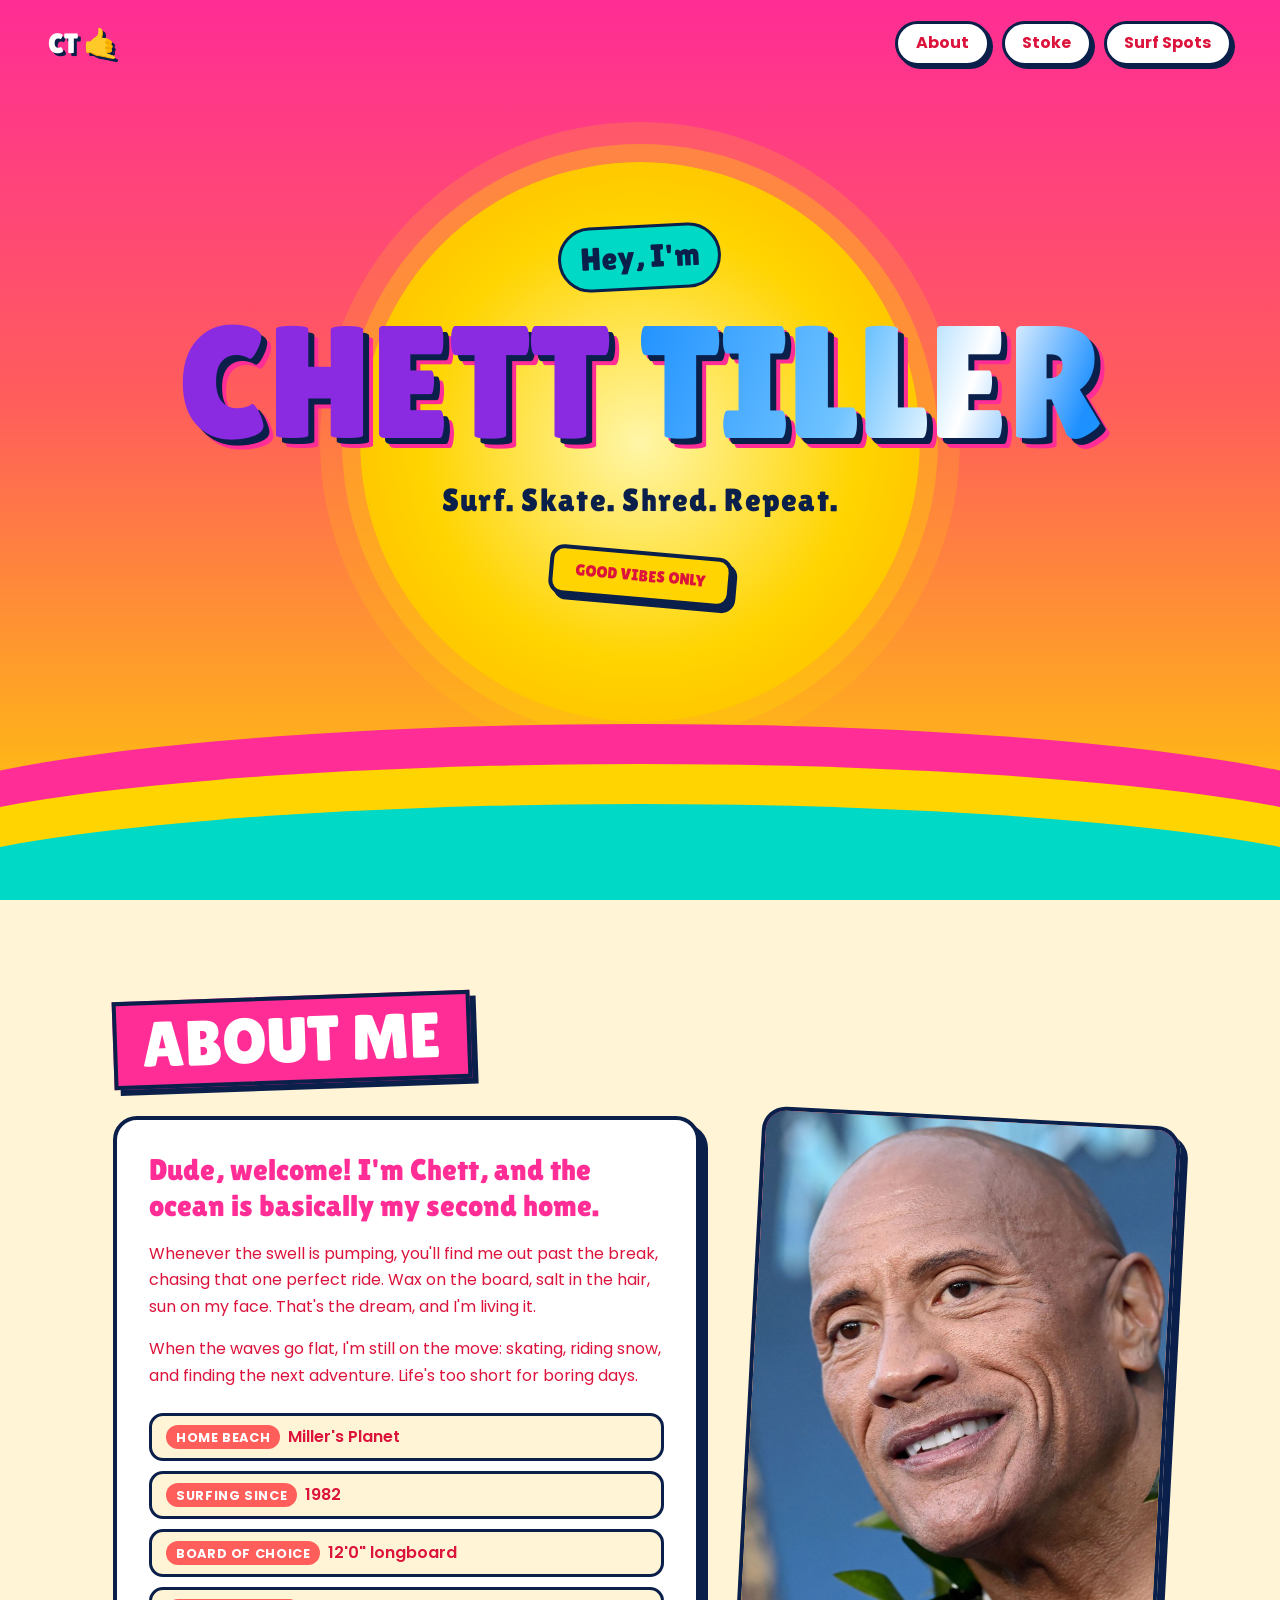
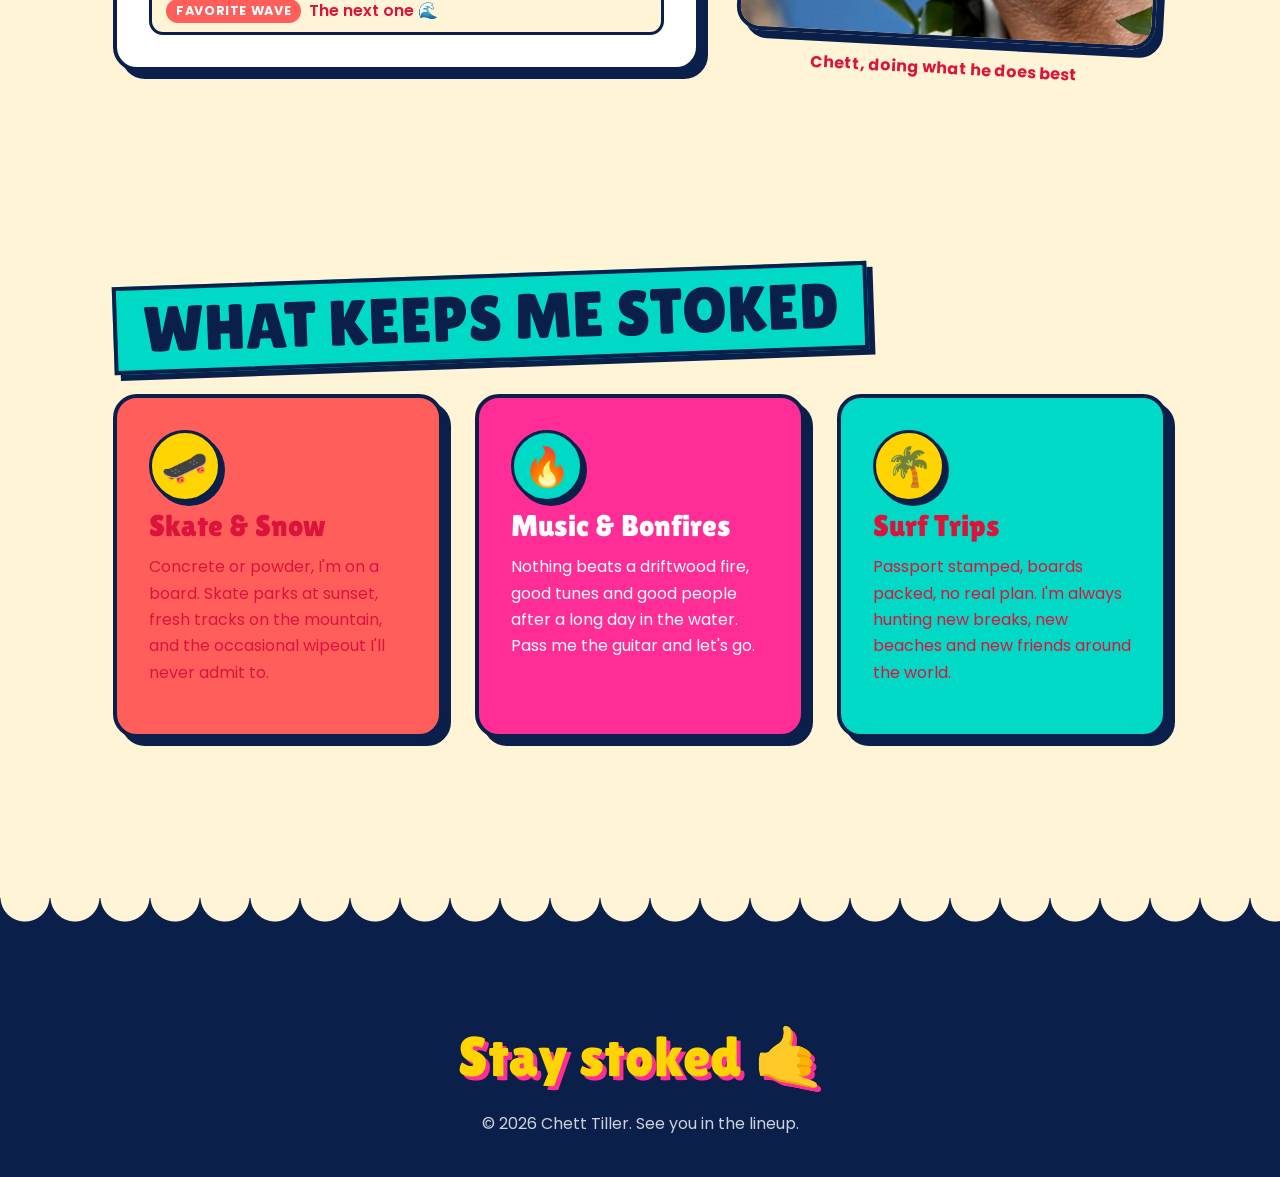
<file: index.html>
<!DOCTYPE html>
<html lang="en">
<head>
  <meta charset="UTF-8">
  <meta name="viewport" content="width=device-width, initial-scale=1">
  <title>Chett Tiller | Surf. Skate. Shred.</title>
  <meta name="description" content="Chett Tiller's personal profile: surfer, skater, snowboarder and full-time stoke collector.">
  <link rel="icon" href="favicon.ico" sizes="any">
  <link rel="icon" type="image/png" href="images/favicon.png">
  <link rel="preconnect" href="https://fonts.googleapis.com">
  <link rel="preconnect" href="https://fonts.gstatic.com" crossorigin>
  <link href="https://fonts.googleapis.com/css2?family=Lilita+One&family=Poppins:wght@400;600;700&display=swap" rel="stylesheet">
  <link rel="stylesheet" href="styles.css">
</head>
<body>

  <header class="hero">
    <nav class="nav" aria-label="Main">
      <a class="nav__logo" href="#top">CT 🤙</a>
      <ul class="nav__links">
        <li><a href="#about">About</a></li>
        <li><a href="#interests">Stoke</a></li>
        <li><a href="surf-spots.html">Surf Spots</a></li>
      </ul>
    </nav>

    <div class="hero__sun" aria-hidden="true"></div>

    <div class="hero__content" id="top">
      <p class="hero__hello">Hey, I'm</p>
      <h1 class="hero__title">Chett <span>Tiller</span></h1>
      <p class="hero__tagline">Surf. Skate. Shred. Repeat.</p>
      <span class="sticker" aria-hidden="true">Good vibes only</span>
    </div>

    <div class="waves" aria-hidden="true">
      <div class="wave wave--pink"></div>
      <div class="wave wave--yellow"></div>
      <div class="wave wave--turquoise"></div>
    </div>
  </header>

  <main>
    <section class="section about" id="about">
      <h2 class="section__title">About Me</h2>

      <div class="about__grid">
        <div class="card about__card">
          <p class="lead">Dude, welcome! I'm Chett, and the ocean is basically my second home.</p>
          <p>Whenever the swell is pumping, you'll find me out past the break, chasing that one perfect ride. Wax on the board, salt in the hair, sun on my face. That's the dream, and I'm living it.</p>
          <p>When the waves go flat, I'm still on the move: skating, riding snow, and finding the next adventure. Life's too short for boring days.</p>

          <ul class="facts">
            <li><span class="facts__label">Home beach</span> <span class="facts__value">Miller's Planet</span></li>
            <li><span class="facts__label">Surfing since</span> <span class="facts__value">1982</span></li>
            <li><span class="facts__label">Board of choice</span> <span class="facts__value">12'0" longboard</span></li>
            <li><span class="facts__label">Favorite wave</span> <span class="facts__value">The next one 🌊</span></li>
          </ul>
        </div>

        <figure class="photo">
          <div class="photo__frame">
            <img class="photo__img" src="images/rock.jpg" alt="Smiling bald man wearing a flower lei">
          </div>
          <figcaption>Chett, doing what he does best</figcaption>
        </figure>
      </div>
    </section>

    <section class="section interests" id="interests">
      <h2 class="section__title">What Keeps Me Stoked</h2>

      <div class="interests__grid">
        <article class="card card--coral">
          <div class="card__icon" aria-hidden="true">🛹</div>
          <h3>Skate &amp; Snow</h3>
          <p>Concrete or powder, I'm on a board. Skate parks at sunset, fresh tracks on the mountain, and the occasional wipeout I'll never admit to.</p>
        </article>

        <article class="card card--pink">
          <div class="card__icon" aria-hidden="true">🔥</div>
          <h3>Music &amp; Bonfires</h3>
          <p>Nothing beats a driftwood fire, good tunes and good people after a long day in the water. Pass me the guitar and let's go.</p>
        </article>

        <article class="card card--turquoise">
          <div class="card__icon" aria-hidden="true">🌴</div>
          <h3>Surf Trips</h3>
          <p>Passport stamped, boards packed, no real plan. I'm always hunting new breaks, new beaches and new friends around the world.</p>
        </article>
      </div>
    </section>
  </main>

  <footer class="footer">
    <div class="footer__wave" aria-hidden="true"></div>
    <p class="footer__text">Stay stoked 🤙</p>
    <p class="footer__small">&copy; 2026 Chett Tiller. See you in the lineup.</p>
  </footer>

</body>
</html>
</file>
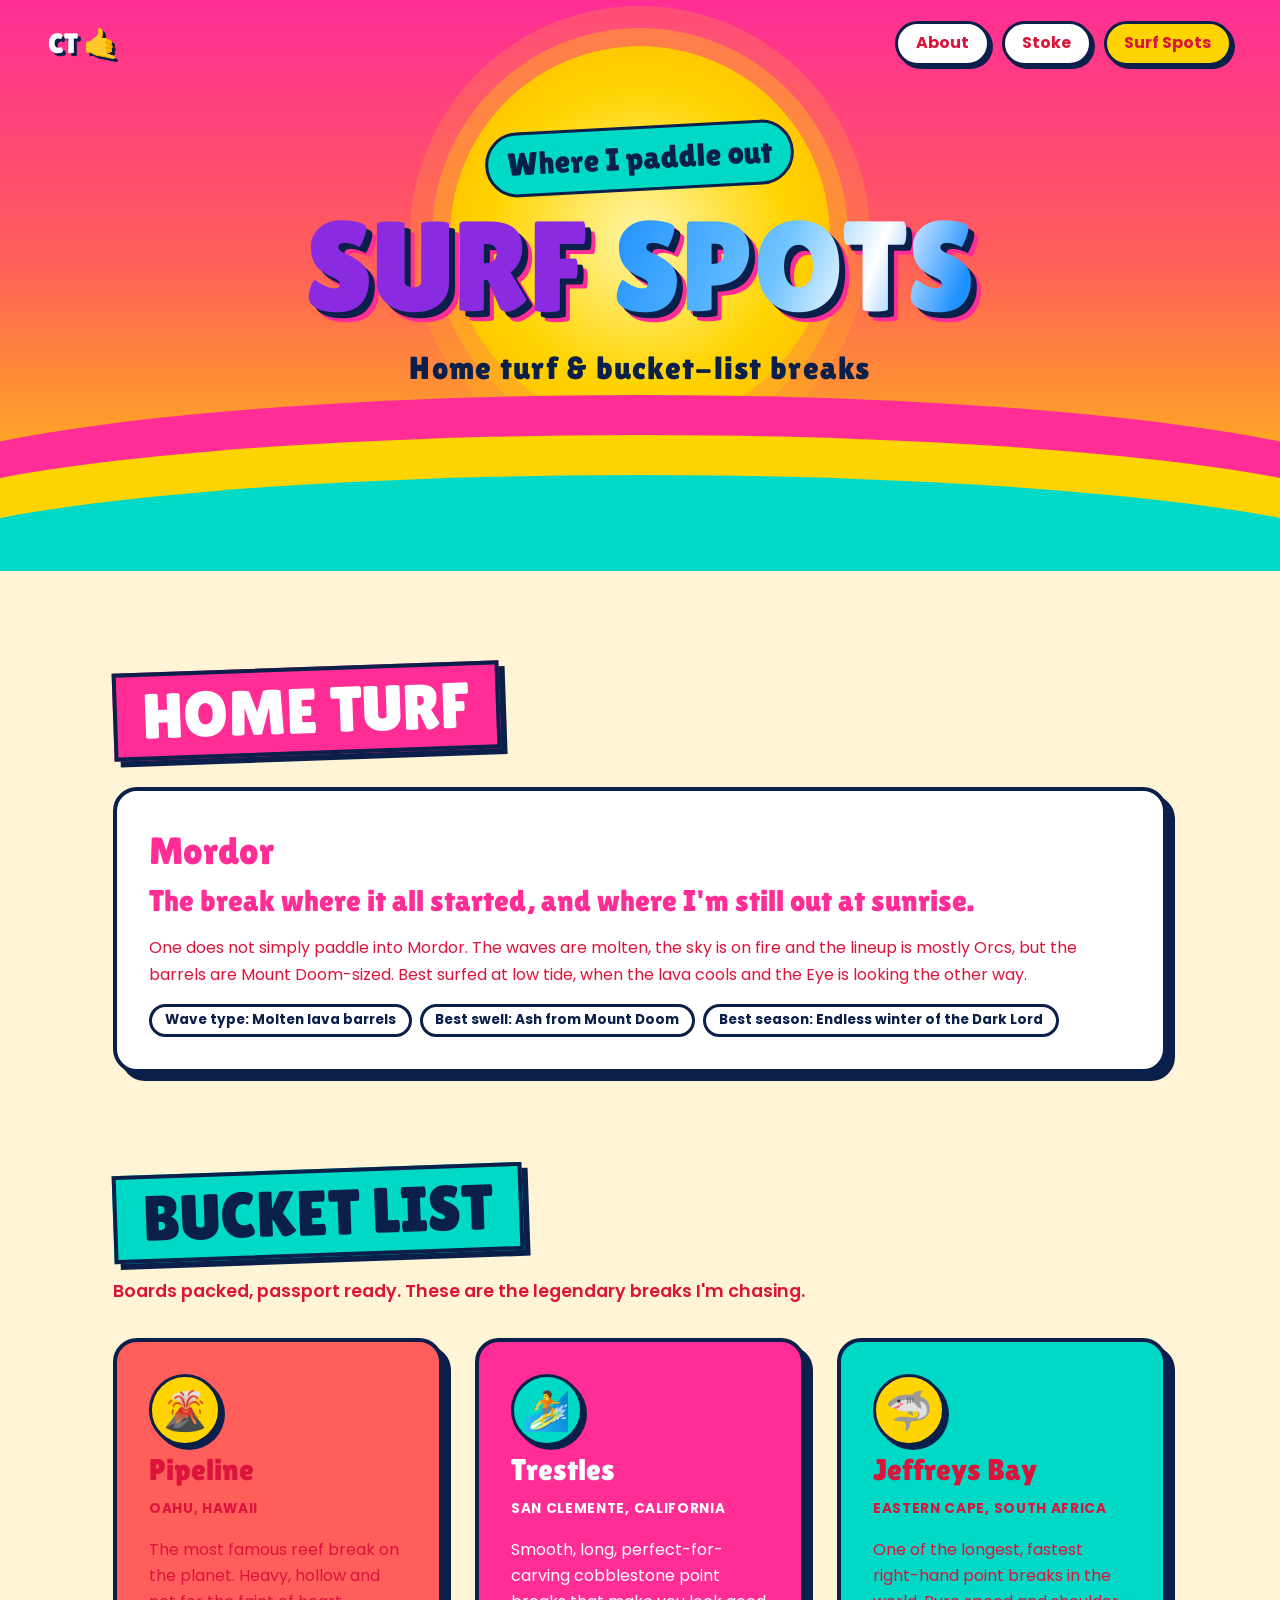
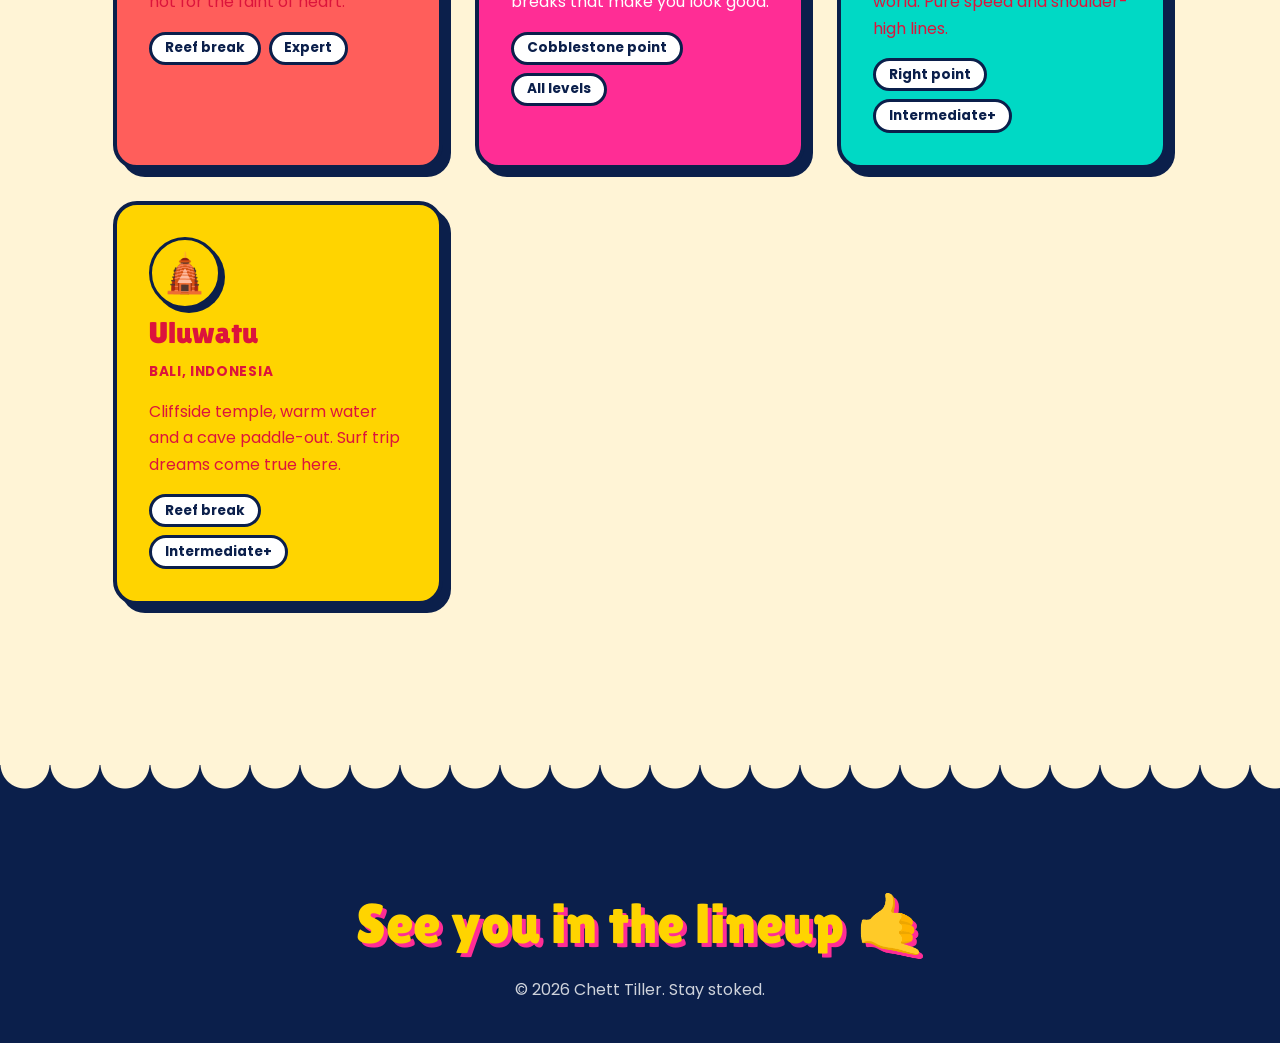
<file: surf-spots.html>
<!DOCTYPE html>
<html lang="en">
<head>
  <meta charset="UTF-8">
  <meta name="viewport" content="width=device-width, initial-scale=1">
  <title>Surf Spots | Chett Tiller</title>
  <meta name="description" content="Chett Tiller's surf spots: home turf and the bucket-list breaks he's chasing.">
  <link rel="icon" href="favicon.ico" sizes="any">
  <link rel="icon" type="image/png" href="images/favicon.png">
  <link rel="preconnect" href="https://fonts.googleapis.com">
  <link rel="preconnect" href="https://fonts.gstatic.com" crossorigin>
  <link href="https://fonts.googleapis.com/css2?family=Lilita+One&family=Poppins:wght@400;600;700&display=swap" rel="stylesheet">
  <link rel="stylesheet" href="styles.css">
</head>
<body>

  <header class="hero hero--short">
    <nav class="nav" aria-label="Main">
      <a class="nav__logo" href="index.html">CT 🤙</a>
      <ul class="nav__links">
        <li><a href="index.html#about">About</a></li>
        <li><a href="index.html#interests">Stoke</a></li>
        <li><a href="surf-spots.html" aria-current="page">Surf Spots</a></li>
      </ul>
    </nav>

    <div class="hero__sun" aria-hidden="true"></div>

    <div class="hero__content">
      <p class="hero__hello">Where I paddle out</p>
      <h1 class="hero__title">Surf <span>Spots</span></h1>
      <p class="hero__tagline">Home turf &amp; bucket-list breaks</p>
    </div>

    <div class="waves" aria-hidden="true">
      <div class="wave wave--pink"></div>
      <div class="wave wave--yellow"></div>
      <div class="wave wave--turquoise"></div>
    </div>
  </header>

  <main>
    <section class="section" id="home-turf">
      <h2 class="section__title">Home Turf</h2>

      <div class="card spot-home">
        <h3>Mordor</h3>
        <p class="lead">The break where it all started, and where I'm still out at sunrise.</p>
        <p>One does not simply paddle into Mordor. The waves are molten, the sky is on fire and the lineup is mostly Orcs, but the barrels are Mount Doom-sized. Best surfed at low tide, when the lava cools and the Eye is looking the other way.</p>
        <ul class="tags">
          <li class="tag">Wave type: Molten lava barrels</li>
          <li class="tag">Best swell: Ash from Mount Doom</li>
          <li class="tag">Best season: Endless winter of the Dark Lord</li>
        </ul>
      </div>
    </section>

    <section class="section section--tight" id="bucket-list">
      <h2 class="section__title section__title--turquoise">Bucket List</h2>
      <p class="section__intro">Boards packed, passport ready. These are the legendary breaks I'm chasing.</p>

      <div class="interests__grid">
        <article class="card card--coral">
          <div class="card__icon" aria-hidden="true">🌋</div>
          <h3>Pipeline</h3>
          <p class="spot__place">Oahu, Hawaii</p>
          <p>The most famous reef break on the planet. Heavy, hollow and not for the faint of heart.</p>
          <ul class="tags"><li class="tag">Reef break</li><li class="tag">Expert</li></ul>
        </article>

        <article class="card card--pink">
          <div class="card__icon" aria-hidden="true">🏄</div>
          <h3>Trestles</h3>
          <p class="spot__place">San Clemente, California</p>
          <p>Smooth, long, perfect-for-carving cobblestone point breaks that make you look good.</p>
          <ul class="tags"><li class="tag">Cobblestone point</li><li class="tag">All levels</li></ul>
        </article>

        <article class="card card--turquoise">
          <div class="card__icon" aria-hidden="true">🦈</div>
          <h3>Jeffreys Bay</h3>
          <p class="spot__place">Eastern Cape, South Africa</p>
          <p>One of the longest, fastest right-hand point breaks in the world. Pure speed and shoulder-high lines.</p>
          <ul class="tags"><li class="tag">Right point</li><li class="tag">Intermediate+</li></ul>
        </article>

        <article class="card card--yellow">
          <div class="card__icon" aria-hidden="true">🛕</div>
          <h3>Uluwatu</h3>
          <p class="spot__place">Bali, Indonesia</p>
          <p>Cliffside temple, warm water and a cave paddle-out. Surf trip dreams come true here.</p>
          <ul class="tags"><li class="tag">Reef break</li><li class="tag">Intermediate+</li></ul>
        </article>
      </div>
    </section>
  </main>

  <footer class="footer">
    <div class="footer__wave" aria-hidden="true"></div>
    <p class="footer__text">See you in the lineup 🤙</p>
    <p class="footer__small">&copy; 2026 Chett Tiller. Stay stoked.</p>
  </footer>

</body>
</html>
</file>
<file: styles.css>
/* ---------- Tokens ---------- */
:root {
  --coral: #ff5e5b;
  --pink: #ff2d95;
  --yellow: #ffd400;
  --turquoise: #00d9c5;
  --navy: #0b1f4b;
  --sand: #fff4d6;
  --white: #ffffff;
  --text: crimson;

  --font-display: "Lilita One", "Arial Black", Impact, sans-serif;
  --font-body: "Poppins", "Segoe UI", system-ui, sans-serif;

  --border: 4px solid var(--navy);
  --shadow: 8px 8px 0 var(--navy);
}

/* ---------- Base ---------- */
*,
*::before,
*::after { box-sizing: border-box; }

html { scroll-behavior: smooth; }

body {
  margin: 0;
  font-family: var(--font-body);
  color: var(--text);
  background: var(--sand);
  line-height: 1.65;
  overflow-x: hidden;
}

h1, h2, h3 {
  font-family: var(--font-display);
  font-weight: 400;
  line-height: 1.05;
  margin: 0;
}

a { color: inherit; }

/* ---------- Hero ---------- */
.hero {
  position: relative;
  min-height: 100vh;
  display: flex;
  flex-direction: column;
  background: linear-gradient(180deg, var(--pink) 0%, var(--coral) 45%, var(--yellow) 100%);
  overflow: hidden;
}

.nav {
  position: relative;
  z-index: 3;
  display: flex;
  justify-content: space-between;
  align-items: center;
  padding: 1.25rem clamp(1rem, 5vw, 3rem);
}

.nav__logo {
  font-family: var(--font-display);
  font-size: 1.75rem;
  text-decoration: none;
  color: var(--white);
  text-shadow: 3px 3px 0 var(--navy);
}

.nav__links {
  display: flex;
  gap: 0.75rem;
  list-style: none;
  margin: 0;
  padding: 0;
}

.nav__links a {
  display: inline-block;
  padding: 0.4rem 1.1rem;
  font-weight: 700;
  text-decoration: none;
  background: var(--white);
  border: 3px solid var(--navy);
  border-radius: 999px;
  box-shadow: 3px 3px 0 var(--navy);
  transition: transform 0.15s, background 0.15s;
}

.nav__links a:hover,
.nav__links a:focus-visible {
  background: var(--turquoise);
  transform: rotate(-4deg) translateY(-2px);
}

.hero__sun {
  position: absolute;
  top: 18%;
  left: 50%;
  width: clamp(260px, 48vw, 560px);
  aspect-ratio: 1;
  translate: -50% 0;
  border-radius: 50%;
  background: radial-gradient(circle, #fff6a8 0%, var(--yellow) 55%, #ffb300 100%);
  box-shadow: 0 0 0 18px rgba(255, 212, 0, 0.35), 0 0 0 40px rgba(255, 212, 0, 0.18);
  animation: bob 6s ease-in-out infinite;
}

.hero__content {
  position: relative;
  z-index: 2;
  flex: 1;
  display: flex;
  flex-direction: column;
  align-items: center;
  justify-content: center;
  text-align: center;
  padding: 2rem 1rem 12rem;
}

.hero__hello {
  margin: 0;
  font-family: var(--font-display);
  font-size: clamp(1.25rem, 3vw, 2rem);
  color: var(--navy);
  background: var(--turquoise);
  padding: 0.2rem 1.2rem;
  border: 3px solid var(--navy);
  border-radius: 999px;
  transform: rotate(-3deg);
}

.hero__title {
  font-size: clamp(3.5rem, 15vw, 10rem);
  color: var(--white);
  text-transform: uppercase;
  text-shadow: 6px 6px 0 var(--navy), 10px 10px 0 var(--pink);
  margin: 0.5rem 0;
}

.hero__title { color: #8a2be2; }

.hero__title span {
  /* sparkly blue: shimmering gradient clipped to the text */
  color: #1e90ff;
  background: linear-gradient(110deg, #1e90ff 0%, #6fc3ff 20%, #ffffff 30%, #1e90ff 40%, #00bfff 60%, #ffffff 70%, #1e90ff 80%);
  background-size: 250% 100%;
  -webkit-background-clip: text;
  background-clip: text;
  -webkit-text-fill-color: transparent;
  text-shadow: none;
  filter: drop-shadow(6px 6px 0 var(--navy)) drop-shadow(4px 4px 0 var(--pink));
  animation: sparkle 3s linear infinite;
}

@keyframes sparkle {
  from { background-position: 100% 0; }
  to { background-position: -150% 0; }
}

@media (prefers-reduced-motion: reduce) {
  .hero__title span { animation: none; }
}

.hero__tagline {
  margin: 0;
  font-family: var(--font-display);
  font-size: clamp(1.1rem, 3.5vw, 2rem);
  letter-spacing: 0.04em;
  color: var(--navy);
}

.sticker {
  margin-top: 1.5rem;
  display: inline-block;
  padding: 0.5rem 1.4rem;
  font-family: var(--font-display);
  text-transform: uppercase;
  background: var(--yellow);
  border: 4px solid var(--navy);
  border-radius: 14px;
  box-shadow: 5px 5px 0 var(--navy);
  transform: rotate(5deg);
  animation: wiggle 3s ease-in-out infinite;
}

/* ---------- Waves (pure CSS) ---------- */
.waves {
  position: absolute;
  inset: auto 0 0 0;
  height: 11rem;
  z-index: 2;
  pointer-events: none;
}

.wave {
  position: absolute;
  left: -10%;
  width: 120%;
  border-radius: 50% 50% 0 0 / 100% 100% 0 0;
  animation: drift 7s ease-in-out infinite alternate;
}

.wave--pink      { bottom: 4.5rem; height: 6.5rem; background: var(--pink);      animation-duration: 8s; }
.wave--yellow    { bottom: 2.5rem; height: 6rem;   background: var(--yellow);    animation-duration: 6s; animation-direction: alternate-reverse; }
.wave--turquoise { bottom: 0;      height: 6rem;   background: var(--turquoise); animation-duration: 7s; }

/* ---------- Sections ---------- */
.section {
  padding: clamp(3rem, 8vw, 6rem) clamp(1rem, 5vw, 3rem);
  max-width: 1150px;
  margin: 0 auto;
}

.section__title {
  font-size: clamp(2.2rem, 7vw, 4rem);
  text-transform: uppercase;
  display: inline-block;
  margin-bottom: 2rem;
  padding: 0.1em 0.4em;
  color: var(--white);
  background: var(--pink);
  border: var(--border);
  box-shadow: 6px 6px 0 var(--navy);
  transform: rotate(-2deg);
}

.interests .section__title { background: var(--turquoise); color: var(--navy); }

/* ---------- Cards ---------- */
.card {
  background: var(--white);
  border: var(--border);
  border-radius: 24px;
  box-shadow: var(--shadow);
  padding: clamp(1.25rem, 3vw, 2rem);
  transition: transform 0.2s, box-shadow 0.2s;
}

.card:hover {
  transform: translate(-4px, -6px) rotate(-1deg);
  box-shadow: 12px 14px 0 var(--navy);
}

.card p { margin: 0 0 1rem; }

/* ---------- About ---------- */
.about__grid {
  display: grid;
  grid-template-columns: 1.4fr 1fr;
  gap: clamp(1.5rem, 4vw, 3rem);
  align-items: start;
}

.lead {
  font-family: var(--font-display);
  font-size: clamp(1.4rem, 3vw, 1.9rem);
  line-height: 1.2;
  color: var(--pink);
}

.facts {
  list-style: none;
  margin: 1.5rem 0 0;
  padding: 0;
  display: grid;
  gap: 0.6rem;
}

.facts li {
  display: flex;
  flex-wrap: wrap;
  gap: 0.5rem;
  align-items: center;
  padding: 0.5rem 0.9rem;
  background: var(--sand);
  border: 3px solid var(--navy);
  border-radius: 14px;
}

.facts__label {
  font-weight: 700;
  font-size: 0.8rem;
  text-transform: uppercase;
  letter-spacing: 0.05em;
  color: var(--white);
  background: var(--coral);
  padding: 0.1rem 0.6rem;
  border-radius: 999px;
}

.facts__value { font-weight: 600; }

/* Photo placeholder */
.photo { margin: 0; transform: rotate(3deg); }

.photo__frame {
  position: relative;
  aspect-ratio: 4 / 5;
  overflow: hidden;
  border: var(--border);
  border-radius: 24px;
  box-shadow: var(--shadow);
  background: linear-gradient(180deg, var(--pink), var(--yellow));
}

.photo__sun {
  position: absolute;
  top: 18%;
  left: 50%;
  width: 45%;
  aspect-ratio: 1;
  translate: -50% 0;
  border-radius: 50%;
  background: #fff6a8;
  box-shadow: 0 0 0 12px rgba(255, 255, 255, 0.35);
}

.photo__sea {
  position: absolute;
  inset: auto 0 0 0;
  height: 38%;
  background: var(--turquoise);
  border-top: var(--border);
  border-radius: 50% 50% 0 0 / 30% 30% 0 0;
}

.photo__text {
  position: absolute;
  inset: auto 0 12% 0;
  text-align: center;
  font-family: var(--font-display);
  font-size: 1.5rem;
  color: var(--navy);
}

.photo__img {
  position: absolute;
  inset: 0;
  width: 100%;
  height: 100%;
  object-fit: cover;
  object-position: 35% center;
}

.photo figcaption {
  margin-top: 1rem;
  text-align: center;
  font-weight: 700;
}

/* ---------- Interests ---------- */
.interests__grid {
  display: grid;
  grid-template-columns: repeat(auto-fit, minmax(250px, 1fr));
  gap: 2rem;
}

.card--coral     { background: var(--coral); }
.card--pink      { background: var(--pink);  color: var(--white); }
.card--turquoise { background: var(--turquoise); }

.card h3 {
  font-size: 1.9rem;
  margin: 0.5rem 0 0.75rem;
}

.card__icon {
  display: grid;
  place-items: center;
  width: 4.5rem;
  height: 4.5rem;
  font-size: 2.4rem;
  background: var(--yellow);
  border: 3px solid var(--navy);
  border-radius: 50%;
  box-shadow: 4px 4px 0 var(--navy);
}

.card--pink .card__icon { background: var(--turquoise); }

/* ---------- Surf Spots page ---------- */
.hero--short { min-height: 0; }
.hero--short .hero__sun { top: 8%; width: clamp(200px, 36vw, 380px); }
.hero--short .hero__content { padding: 2.5rem 1rem 11rem; }
.hero--short .hero__title { font-size: clamp(3.5rem, 13vw, 8rem); }

.nav__links a[aria-current="page"] { background: var(--yellow); }

.section--tight { padding-top: 0; }

.section__title--turquoise { background: var(--turquoise); color: var(--navy); }

.section__intro {
  margin: -0.75rem 0 2rem;
  font-weight: 600;
  font-size: 1.1rem;
}

.spot-home h3 { font-size: clamp(1.6rem, 4vw, 2.4rem); color: var(--pink); }

.spot__place {
  margin: 0 0 0.75rem;
  font-weight: 700;
  text-transform: uppercase;
  letter-spacing: 0.05em;
  font-size: 0.85rem;
}

.tags {
  list-style: none;
  margin: 0;
  padding: 0;
  display: flex;
  flex-wrap: wrap;
  gap: 0.5rem;
}

.tag {
  padding: 0.15rem 0.8rem;
  font-size: 0.85rem;
  font-weight: 700;
  color: var(--navy);
  background: var(--white);
  border: 3px solid var(--navy);
  border-radius: 999px;
}

.card--yellow { background: var(--yellow); }

/* ---------- Footer ---------- */
.footer {
  position: relative;
  margin-top: 4rem;
  padding: 7rem 1rem 2.5rem;
  text-align: center;
  color: var(--white);
  background: var(--navy);
}

.footer__wave {
  position: absolute;
  top: -1px;
  left: 0;
  right: 0;
  height: 3.5rem;
  background:
    radial-gradient(circle at 25px 0, var(--sand) 24px, transparent 25px) 0 0 / 50px 100% repeat-x;
}

.footer__text {
  margin: 0;
  font-family: var(--font-display);
  font-size: clamp(2rem, 7vw, 3.5rem);
  color: var(--yellow);
  text-shadow: 4px 4px 0 var(--pink);
}

.footer__small { margin: 0.5rem 0 0; opacity: 0.8; }

/* ---------- Animations ---------- */
@keyframes bob {
  0%, 100% { transform: translateY(0); }
  50%      { transform: translateY(-18px); }
}

@keyframes drift {
  from { transform: translateX(-3%); }
  to   { transform: translateX(3%); }
}

@keyframes wiggle {
  0%, 100% { transform: rotate(5deg); }
  50%      { transform: rotate(-3deg) scale(1.05); }
}

@media (prefers-reduced-motion: reduce) {
  *, *::before, *::after {
    animation: none !important;
    transition: none !important;
  }
  html { scroll-behavior: auto; }
}

/* ---------- Responsive ---------- */
@media (max-width: 800px) {
  .about__grid { grid-template-columns: 1fr; }
  .photo { max-width: 320px; margin: 1rem auto 0; }
  .hero__content { padding-bottom: 10rem; }
}
</file>
